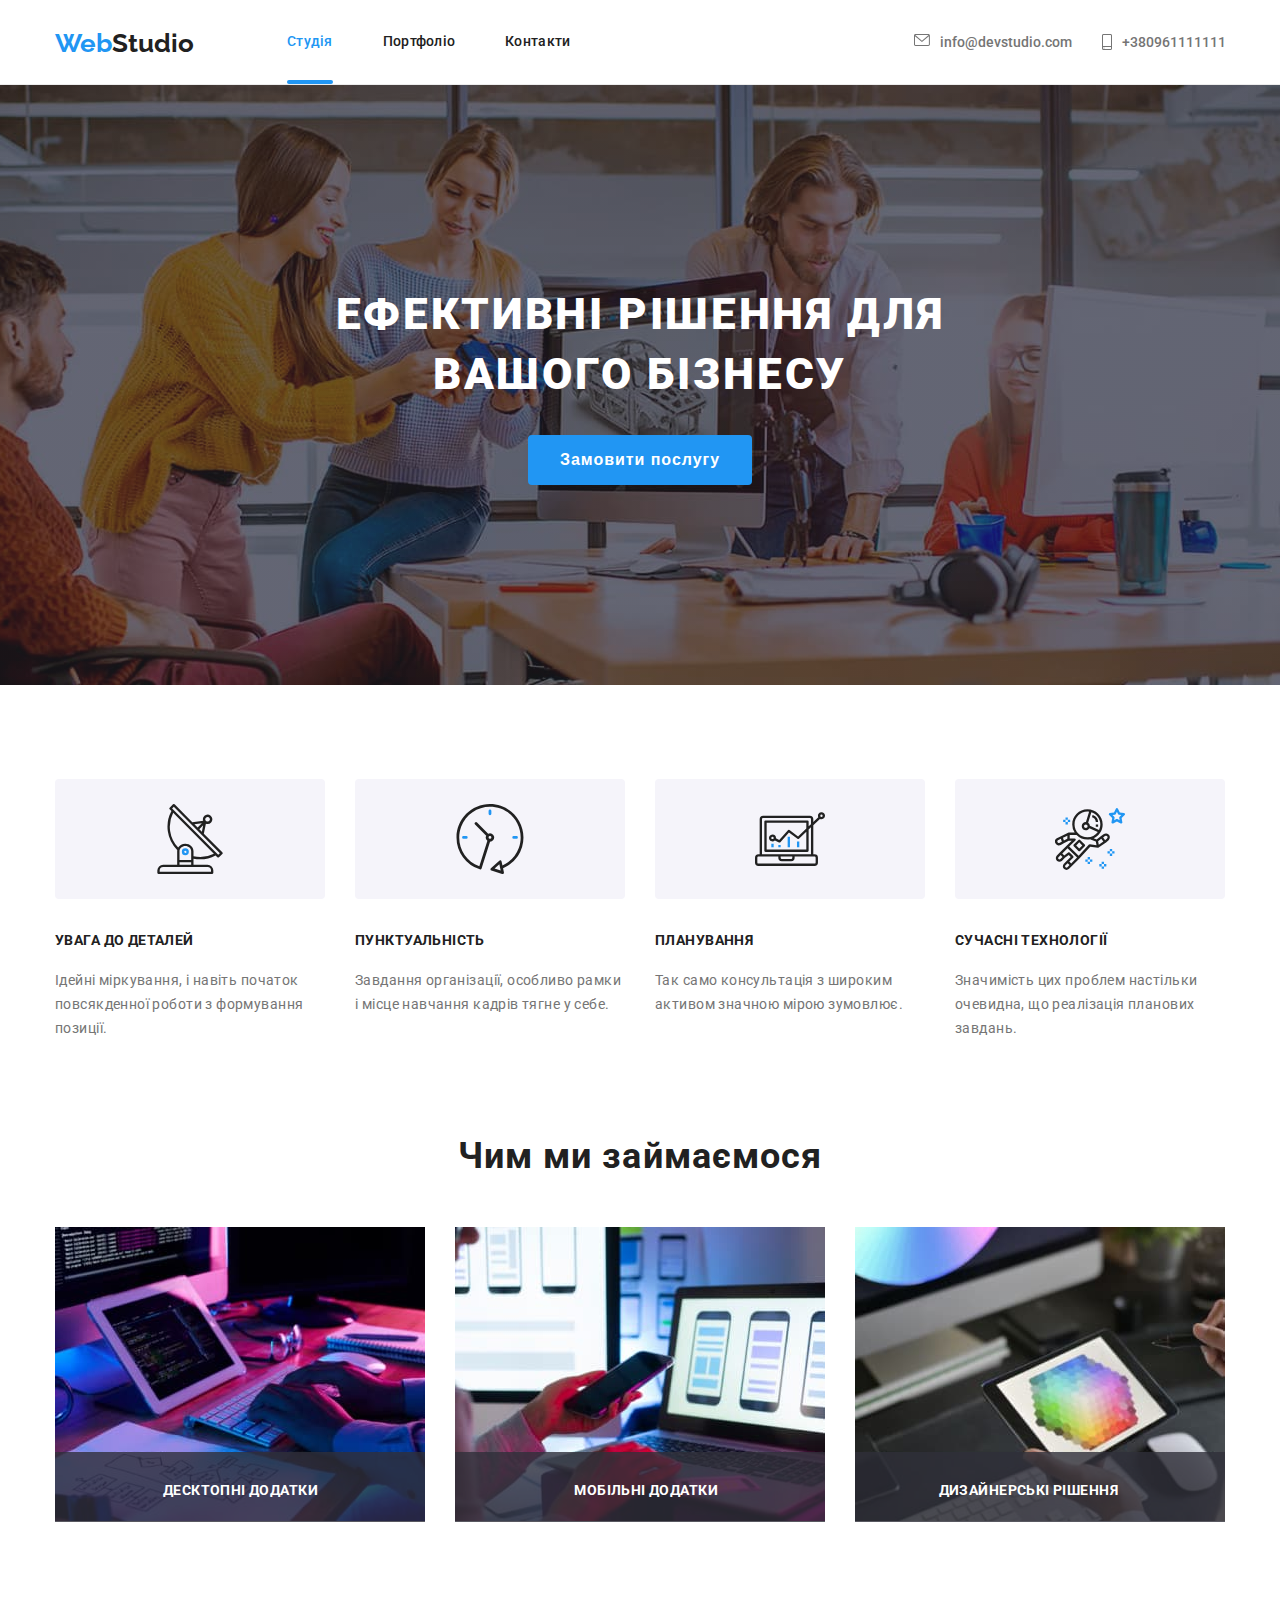
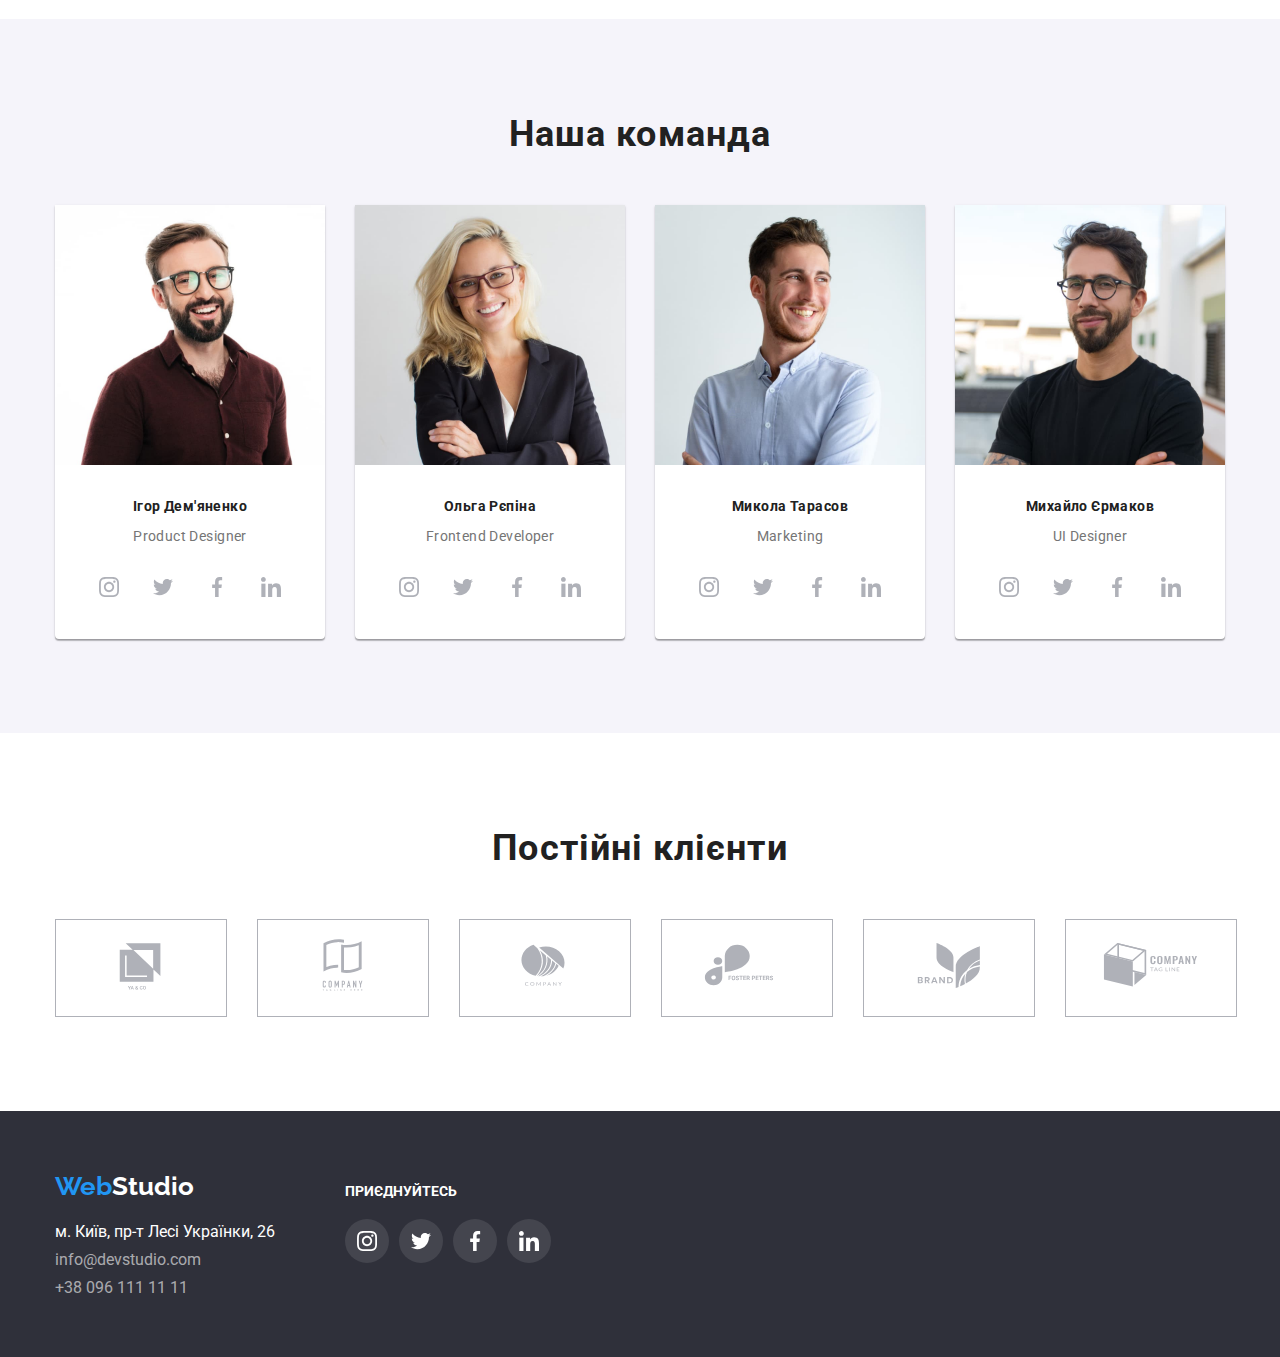
<file: index.html>
<!DOCTYPE html>
<html lang="en">
<head>
    <meta charset="UTF-8">
    <meta http-equiv="X-UA-Compatible" content="IE=edge">
    <meta name="viewport" content="width=device-width, initial-scale=1.0">
    <title>WebStudio</title>
    <link rel="preconnect" href="https://fonts.googleapis.com">
<link rel="preconnect" href="https://fonts.gstatic.com" crossorigin>
<link href="https://fonts.googleapis.com/css2?family=Raleway:wght@700&family=Roboto:wght@400;500;700;900&display=swap" rel="stylesheet">
<link rel="stlesheet" href="https://cdnjs.cloudflare.com/ajax/libs/modern-normalize/1.1.0/modern-normalize.min.css">
    <link rel="stylesheet" href="./css/styles.css">
</head>
<body>
    <header class="header header-line">
        <div class="container">       
             <!--Логотип-->
<div class="nav">            <a lang="en" href="./index.html" class="header-logo link"><span class="logo-span">Web</span>Studio</a>
    <nav>
        <ul class="header-list list site-nav">
            <li class="item current"><a href="" class="header-link link current">Студія</a></li>
            <li class="item"><a href="./portfolio.html" class="header-link link">Портфоліо</a></li>
            <li class="item"><a href="" class="header-link link">Контакти</a></li>
        </ul>
    </nav>
        <ul class="header-list list auth">
            <li class="item">
                <a href="mailto:info@devstudio.com" class="contact link"> 
                <svg class="icon-envelope" width="16" height="12"> 
                    <use href="./images/symbol-defs.svg#icon-envelope"></use> 
                </svg>info@devstudio.com</a></li>
            <li class="item"><a href="tel:+380961111111" class="contact link"> <svg class="icon-smartphone" width="10" height="16"> <use href="./images/symbol-defs.svg#icon-smartphone"></use> </svg>+380961111111</a></li>
        </ul></div>
        </div>

</header>
<main>
<!--Секція Герой-->

        <section class="hero">    
            <div class="container hero-wrapper">         
                <h1 class="hero-title">Ефективні рішення для вашого бізнесу</h1>
              <button data-modal-open type="button" class="button-main pointer link">Замовити послугу</button>
                    </div></section>
    
    <!--Секція Особливості-->
    <section class="padding">
<div class="container">        <h2 class="section-title visually-hidden">Особливості</h2>
    <ul class="list">
        <li class="list-item">
            <div class="list-wrapper">
                <svg class="benefits-icon" width="70" height="70"> 
                    <use href="./images/icons.svg#icon-antenna-1"></use> 
                 </svg> 
                <h3 class="text-header">УВАГА ДО ДЕТАЛЕЙ</h3>
                <p class="text">Ідейні міркування, і навіть початок повсякденної роботи з формування позиції.</p>
            </div>
        </li>
        <li class="list-item">
<div class="list-wrapper"> 
    <svg class="benefits-icon" width="70" height="70"> 
        <use href="./images/icons.svg#icon-clock-1"></use> 
     </svg>             
    <h3 class="text-header">ПУНКТУАЛЬНІСТЬ</h3>
<p class="text">Завдання організації, особливо рамки і місце навчання кадрів тягне у себе.</p></div>
        </li>
        <li class="list-item">
<div class="list-wrapper">   
    <svg class="benefits-icon" width="70" height="70"> 
        <use href="./images/icons.svg#icon-diagram-1"></use> 
     </svg>              
    <h3 class="text-header">ПЛАНУВАННЯ</h3>
<p class="text">Так само консультація з широким активом значною мірою зумовлює.</p></div>
        </li>
        <li class="list-item">
<div class="list-wrapper">  
    <svg class="benefits-icon" width="70" height="70"> 
        <use href="./images/icons.svg#icon-astronaut-1"></use> 
     </svg> 
                   <h3 class="text-header">СУЧАСНІ ТЕХНОЛОГІЇ</h3>
<p class="text">Значимість цих проблем настільки очевидна, що реалізація планових завдань.</p></div>
        </li>
    </ul></div>
    </section>
    <!--Секція Чим ми займаємося-->
    <section class="padding padding-top">      
<div class="container">    <h2 class="section-title">Чим ми займаємося</h2>
    <ul class="list wrapper">
        <li class="list-img"><div class="list-thumb"><img src="./images/box1.jpg" alt="десктопні додатки" width="370"><p class="label">десктопні додатки</p></div> </li>
        <li class="list-img"><div class="list-thumb"><img src="./images/box2.jpg" alt="мобільні додатки" width="370"><p class="label">мобільні додатки</p></div></li>
        <li class="list-img"><div class="list-thumb"><img src="./images/box3.jpg" alt="дизайнерські рішення" width="370"><p class="label">дизайнерські рішення</p></div></li>
    </ul></div>
    </section>
    <!--Секція Наша команда-->
   <section class="padding bcg">
<div class="container">    <h2 class="section-title">Наша команда</h2>
    <ul class="list wrapper">
        <li class="list-team"><img src="./images/teamcard1.jpg" alt="Ігор Дем'яненко Product Designer>" width="270"><h3 class="text-header">Ігор Дем'яненко</h3> <p class="text">Product Designer</p> 
<div class="social-container">            
    <ul class="social">
    <li class="social-link">
        <a class="links" href="">
        <svg class="social-icon" width="20" height="20">
            <use href="images/social.svg#icon-instagram"></use>
        </svg>
    </a>
</li>
    <li class="social-link">
        <a class="links" href="">
        <svg class="social-icon" width="20" height="20">
            <use href="images/social.svg#icon-twitter"></use>
        </svg>
    </a>
</li>
    <li class="social-link">
        <a class="links" href="">
        <svg class="social-icon" width="20" height="20">
            <use href="images/social.svg#icon-facebook"></use>
        </svg>
    </a>
</li>
    <li class="social-link">
        <a class="links" href="">
        <svg class="social-icon" width="20" height="20">
            <use href="images/social.svg#icon-linkedin"></use>
        </svg>
    </a>
</li>
</ul>
</div>
    </li>
        <li class="list-team"><img src="./images/teamcard2.jpg" alt="Ольга Рєпіна Frontend Developer>" width="270"><h3 class="text-header">Ольга Рєпіна</h3> <p class="text">Frontend Developer</p> 
            <div class="social-container">            
                <ul class="social">
                    <li class="social-link">
                        <a class="links" href="">
                        <svg class="social-icon" width="20" height="20">
                            <use href="images/social.svg#icon-instagram"></use>
                        </svg>
                    </a>
                </li>
                    <li class="social-link">
                        <a class="links" href="">
                        <svg class="social-icon" width="20" height="20">
                            <use href="images/social.svg#icon-twitter"></use>
                        </svg>
                    </a>
                </li>
                    <li class="social-link">
                        <a class="links" href="">
                        <svg class="social-icon" width="20" height="20">
                            <use href="images/social.svg#icon-facebook"></use>
                        </svg>
                    </a>
                </li>
                    <li class="social-link">
                        <a class="links" href="">
                        <svg class="social-icon" width="20" height="20">
                            <use href="images/social.svg#icon-linkedin"></use>
                        </svg>
                    </a>
                </li>
                </ul>
            </div>
        </li>
        <li class="list-team"><img src="./images/teamcard3.jpg" alt="Микола Тарасов Marketing>" width="270"> <h3 class="text-header">Микола Тарасов</h3> <p class="text">Marketing</p> 
            <div class="social-container">            
                <ul class="social">
                    <li class="social-link">
                        <a class="links" href="">
                        <svg class="social-icon" width="20" height="20">
                            <use href="images/social.svg#icon-instagram"></use>
                        </svg>
                    </a>
                </li>
                    <li class="social-link">
                        <a class="links" href="">
                        <svg class="social-icon" width="20" height="20">
                            <use href="images/social.svg#icon-twitter"></use>
                        </svg>
                    </a>
                </li>
                    <li class="social-link">
                        <a class="links" href="">
                        <svg class="social-icon" width="20" height="20">
                            <use href="images/social.svg#icon-facebook"></use>
                        </svg>
                    </a>
                </li>
                    <li class="social-link">
                        <a class="links" href="">
                        <svg class="social-icon" width="20" height="20">
                            <use href="images/social.svg#icon-linkedin"></use>
                        </svg>
                    </a>
                </li>
                </ul>
            </div>
        </li>
        <li class="list-team"><img src="./images/teamcard4.jpg" alt="Михайло Єрмаков UI Designer>" width="270"> <h3 class="text-header">Михайло Єрмаков</h3> <p class="text">UI Designer</p> 
            <div class="social-container">            
                <ul class="social">
                    <li class="social-link">
                        <a class="links" href="">
                        <svg class="social-icon" width="20" height="20">
                            <use href="images/social.svg#icon-instagram"></use>
                        </svg>
                    </a>
                </li>
                    <li class="social-link">
                        <a class="links" href="">
                        <svg class="social-icon" width="20" height="20">
                            <use href="images/social.svg#icon-twitter"></use>
                        </svg>
                    </a>
                </li>
                    <li class="social-link">
                        <a class="links" href="">
                        <svg class="social-icon" width="20" height="20">
                            <use href="images/social.svg#icon-facebook"></use>
                        </svg>
                    </a>
                </li>
                    <li class="social-link">
                        <a class="links" href="">
                        <svg class="social-icon" width="20" height="20">
                            <use href="images/social.svg#icon-linkedin"></use>
                        </svg>
                    </a>
                </li>
                </ul>
            </div>
        </li>
    </ul>
</div>
       </section>

       <!--Секція Постійні клієнти-->

       <section class="padding">      
        <div class="container">    <h2 class="section-title">Постійні клієнти</h2>
            <ul class="list wrapper client-list">
                <li class="client-item"> <a class="client-link link" href=""> <svg class="client-logo" width="106" height="60"> <use href="./images/symbol-defs.svg#icon-client-1"></use> </svg> </a></li>
                <li class="client-item"> <a class="client-link link" href=""> <svg class="client-logo" width="106" height="60"> <use href="./images/symbol-defs.svg#icon-client-2"></use> </svg> </a></li>
                <li class="client-item"> <a class="client-link link" href=""> <svg class="client-logo" width="106" height="60"> <use href="./images/symbol-defs.svg#icon-client-3"></use> </svg> </a></li>
                <li class="client-item"> <a class="client-link link" href=""> <svg class="client-logo" width="106" height="60"> <use href="./images/symbol-defs.svg#icon-client-4"></use> </svg> </a></li>
                <li class="client-item"> <a class="client-link link" href=""> <svg class="client-logo" width="106" height="60"> <use href="./images/symbol-defs.svg#icon-client-5"></use> </svg> </a></li>
                <li class="client-item"> <a class="client-link link" href=""> <svg class="client-logo" width="106" height="60"> <use href="./images/symbol-defs.svg#icon-client-6"></use> </svg> </a></li>
            </ul>
        </div>
            </section>
</main>
<footer class="footer-style">
    <!--Логотип-->
<div class="footer-general-container container">
    <div class="footer-position">        
    <a lang="en" href="./index.html" class="footer-logo-link link"><span class="logo-span">Web</span>Studio</a>
<address class="adress-position">
    <ul class="list">
        <li><a href="https://goo.gl/maps/7ZnGRg8ZARAcce246" class="footer link" target="_blank" rel="noopener noreferrer">м. Київ, пр-т Лесі Українки, 26</a></li>
        <li class="contact-padding"><a href="mailto:info@devstudio.com" class="footer-contact link ">info@devstudio.com</a></li>
        <li class="contact-padding"><a href="tel:+380961111111" class="footer-contact link">+38 096 111 11 11</a></li>
    </ul>
</address></div>
<div class="footer-position-social">
    <h2 class="visually-hidden">Соціальні мережі</h2>
    <h3 class="footer-title">приєднуйтесь</h3>
    <div class="footer-social-container">
        <ul class="footer-social">
            <li class="footer-social-link"> <a class="social-links" href="">
                <svg class="footer-icon" width="20" height="20">
                    <use href="./images/social.svg#icon-instagram"></use>
                </svg>
            </a>
            </li>
            <li class="footer-social-link"> <a class="social-links" href="">
                <svg class="footer-icon" width="20" height="20">
                    <use href="./images/social.svg#icon-twitter"></use>
                </svg>
            </a>
            </li>
            <li class="footer-social-link"> <a class="social-links" href="">
                <svg class="footer-icon" width="20" height="20">
                    <use href="./images/social.svg#icon-facebook"></use>
                </svg>
            </a>
            </li>
            <li class="footer-social-link"> <a class="social-links" href="">
                <svg class="footer-icon" width="20" height="20">
                    <use href="./images/social.svg#icon-linkedin"></use>
                </svg>
            </a>
            </li>
        </ul>
    </div>

</div>
</div>
</footer>
<!--Модальне вікно-->
<div class="backdrop is-hidden" data-modal>
<div class="modal">
    <button data-modal-close class="btn-close pointer">
        <svg class="close-back" width="18" height="18">
            <use href="./images/social.svg#icon-close-black"></use>
        </svg>
    </button>
</div>
</div>
<script src="./js/modal.js"></script>
</body>
</html>
</file>
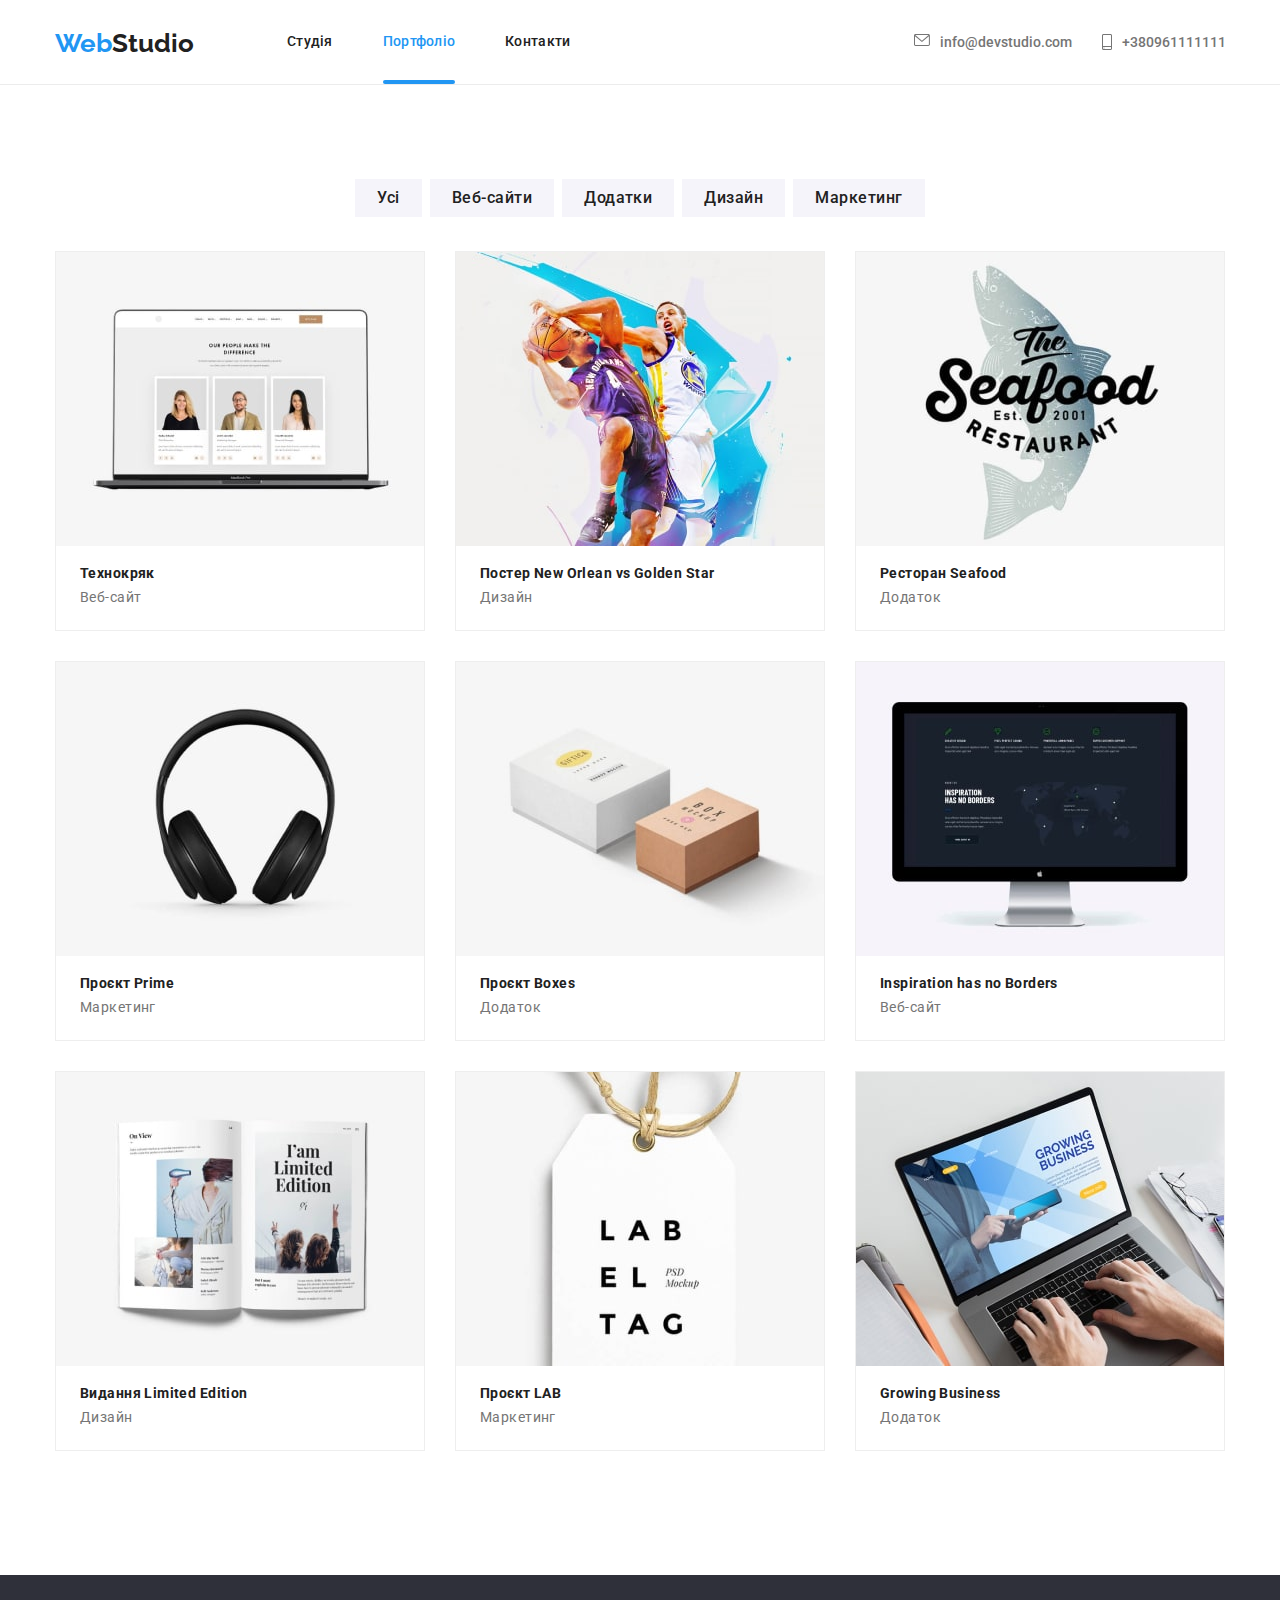
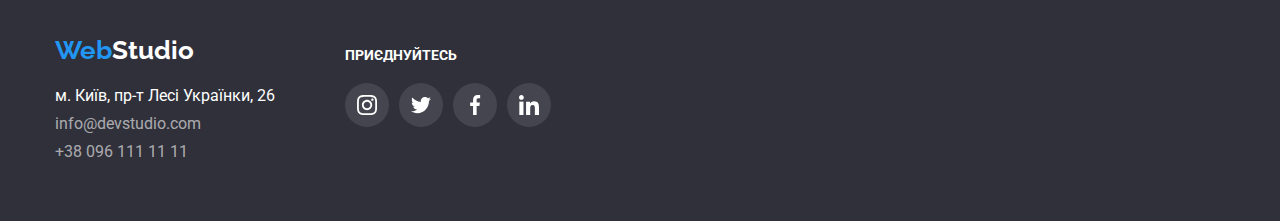
<file: portfolio.html>
<!DOCTYPE html>
<html lang="en">
<head>
    <meta charset="UTF-8">
    <meta http-equiv="X-UA-Compatible" content="IE=edge">
    <meta name="viewport" content="width=device-width, initial-scale=1.0">
    <title>WebStudio: Portfolio</title>
    <link rel="preconnect" href="https://fonts.googleapis.com">
<link rel="preconnect" href="https://fonts.gstatic.com" crossorigin>
<link href="https://fonts.googleapis.com/css2?family=Raleway:wght@700&family=Roboto:wght@400;500;700;900&display=swap" rel="stylesheet">
<link rel="stlesheet" href="https://cdnjs.cloudflare.com/ajax/libs/modern-normalize/1.1.0/modern-normalize.min.css">
    <link rel="stylesheet" href="./css/styles.css">
</head>
<body>
    <header class="header header-line">
        <div class="container">       
             <!--Логотип-->
<div class="nav">            <a lang="en" href="./index.html" class="header-logo link"><span class="logo-span">Web</span>Studio</a>
    <nav>
        <ul class="header-list list site-nav">
            <li class="item"><a href="./index.html" class="header-link link">Студія</a></li>
            <li class="item"><a href="./portfolio.html" class="header-link link current">Портфоліо</a></li>
            <li class="item"><a href="" class="header-link link">Контакти</a></li>
        </ul>
    </nav>
        <ul class="header-list list auth">
            <li class="item">
                <a href="mailto:info@devstudio.com" class="contact link"> 
                <svg class="icon-envelope" width="16" height="12"> 
                    <use href="./images/symbol-defs.svg#icon-envelope"></use> 
                </svg>info@devstudio.com</a></li>
            <li class="item"><a href="tel:+380961111111" class="contact link"> <svg class="icon-smartphone" width="10" height="16"> <use href="./images/symbol-defs.svg#icon-smartphone"></use> </svg>+380961111111</a></li>
        </ul></div>
        </div>

</header>
<main>

    <section class="section padding">
        <div class="container">
            
            <!--Навігація Портфоліо-->
        <nav>
            <ul class="list portfolio-buttons">
                <li class="btn-portfolio"><button type="button" class="btn-nav pointer link">Усі</button></li>
                <li class="btn-portfolio"><button type="button" class="btn-nav pointer link">Веб-сайти</button></li>
                <li class="btn-portfolio"><button type="button" class="btn-nav pointer link">Додатки</button></li>
                <li class="btn-portfolio"><button type="button" class="btn-nav pointer link">Дизайн</button></li>
                <li class="btn-portfolio"><button type="button" class="btn-nav pointer link">Маркетинг</button></li>
            </ul>
        </nav>

          <!--Секція Проекти-->
        <h2 class="section-title visually-hidden">Проекти</h2>   
    <ul class="flex-container">
        <li a class="project-item" href>
            <div class="project-details">
            <img src="./images/portfolio/img-min.jpg" alt="Технокряк" width="370"> 
            <p class="project-overlay-text">Ресурс пропонує комплексні пропозиції з різним рівнем функціоналу та сервісів. Все це дозволить відвідувачу отримати вичерпні відомості про компанію чи приватну особу.</p>
    </div>
    <div class="project-descr">  
        <h3 class="text-header">Технокряк</h3> 
        <p class="text">Веб-сайт</p></div></a></li>
    <li a class="project-item" href>
        <div class="project-details">
            <img src="./images/portfolio/img-1-min.jpg" alt="Постер New Orlean vs Golden Star" width="370"> 
            <p class="project-overlay-text">Ресурс пропонує комплексні пропозиції з різним рівнем функціоналу та сервісів. Все це дозволить відвідувачу отримати вичерпні відомості про компанію чи приватну особу.</p>
            </div>
            <div class="project-descr"><h3 class="text-header">Постер New Orlean vs Golden Star</h3> <p class="text">Дизайн</p></div></a></li>
    <li a class="project-item" href>
        <div class="project-details">
            <img src="./images/portfolio/img-2-min.jpg" alt="Ресторан Seafood" width="370">
            <p class="project-overlay-text">Ресурс пропонує комплексні пропозиції з різним рівнем функціоналу та сервісів. Все це дозволить відвідувачу отримати вичерпні відомості про компанію чи приватну особу.</p>
            </div>
            <div class="project-descr"><h3 class="text-header">Ресторан Seafood</h3> <p class="text">Додаток</p></div></a></li>
    <li a class="project-item" href>
        <div class="project-details">
            <img src="./images/portfolio/img-3-min.jpg" alt="Проєкт Prime" width="370"> 
            <p class="project-overlay-text">Ресурс пропонує комплексні пропозиції з різним рівнем функціоналу та сервісів. Все це дозволить відвідувачу отримати вичерпні відомості про компанію чи приватну особу.</p>
            </div>
            <div class="project-descr"><h3 class="text-header">Проєкт Prime</h3> <p class="text">Маркетинг</p></div></a></li>
    <li a class="project-item" href>
        <div class="project-details">
            <img src="./images/portfolio/img-4-min.jpg" alt="Проєкт Boxes" width="370"> 
            <p class="project-overlay-text">Ресурс пропонує комплексні пропозиції з різним рівнем функціоналу та сервісів. Все це дозволить відвідувачу отримати вичерпні відомості про компанію чи приватну особу.</p>
            </div>
            <div class="project-descr"><h3 class="text-header">Проєкт Boxes</h3> <p class="text">Додаток</p></div></a></li>
    <li a class="project-item" href>
        <div class="project-details">
            <img src="./images/portfolio/img-5-min.jpg" alt="Inspiration has no Borders" width="370">
            <p class="project-overlay-text">Ресурс пропонує комплексні пропозиції з різним рівнем функціоналу та сервісів. Все це дозволить відвідувачу отримати вичерпні відомості про компанію чи приватну особу.</p>
            </div>
            <div class="project-descr"><h3 class="text-header">Inspiration has no Borders</h3> <p class="text">Веб-сайт</p></div></a></li>
    <li a class="project-item" href>
        <div class="project-details">
            <img src="./images/portfolio/img-6-min.jpg" alt="Видання Limited Edition" width="370">
            <p class="project-overlay-text">Ресурс пропонує комплексні пропозиції з різним рівнем функціоналу та сервісів. Все це дозволить відвідувачу отримати вичерпні відомості про компанію чи приватну особу.</p>
            </div>
            <div class="project-descr"><h3 class="text-header">Видання Limited Edition</h3> <p class="text">Дизайн</p></div></a></li>
    <li a class="project-item" href>
        <div class="project-details">
            <img src="./images/portfolio/img-7-min.jpg" alt="Проєкт LAB" width="370">
            <p class="project-overlay-text">Ресурс пропонує комплексні пропозиції з різним рівнем функціоналу та сервісів. Все це дозволить відвідувачу отримати вичерпні відомості про компанію чи приватну особу.</p>
            </div>
            <div class="project-descr"><h3 class="text-header">Проєкт LAB</h3> <p class="text">Маркетинг</p></div></a></li>
    <li a class="project-item" href>
        <div class="project-details">
            <img src="./images/portfolio/img-8-min.jpg" alt="Growing Business" width="370">
            <p class="project-overlay-text">Ресурс пропонує комплексні пропозиції з різним рівнем функціоналу та сервісів. Все це дозволить відвідувачу отримати вичерпні відомості про компанію чи приватну особу.</p>
            </div>
            <div class="project-descr"><h3 class="text-header">Growing Business</h3> <p class="text">Додаток</p></div></a></li>
</ul>
        </div>

    </section>
</main>
<footer class="footer-style">
    <!--Логотип-->
<div class="footer-general-container container">
    <div class="footer-position">        
    <a lang="en" href="./index.html" class="footer-logo-link link"><span class="logo-span">Web</span>Studio</a>
<address class="adress-position">
    <ul class="list">
        <li><a href="https://goo.gl/maps/7ZnGRg8ZARAcce246" class="footer link" target="_blank" rel="noopener noreferrer">м. Київ, пр-т Лесі Українки, 26</a></li>
        <li class="contact-padding"><a href="mailto:info@devstudio.com" class="footer-contact link ">info@devstudio.com</a></li>
        <li class="contact-padding"><a href="tel:+380961111111" class="footer-contact link">+38 096 111 11 11</a></li>
    </ul>
</address></div>
<div class="footer-position-social">
    <h2 class="visually-hidden">Соціальні мережі</h2>
    <h3 class="footer-title">приєднуйтесь</h3>
    <div class="footer-social-container">
        <ul class="footer-social">
            <li class="footer-social-link"> <a class="social-links" href="">
                <svg class="footer-icon" width="20" height="20">
                    <use href="./images/social.svg#icon-instagram"></use>
                </svg>
            </a>
            </li>
            <li class="footer-social-link"> <a class="social-links" href="">
                <svg class="footer-icon" width="20" height="20">
                    <use href="./images/social.svg#icon-twitter"></use>
                </svg>
            </a>
            </li>
            <li class="footer-social-link"> <a class="social-links" href="">
                <svg class="footer-icon" width="20" height="20">
                    <use href="./images/social.svg#icon-facebook"></use>
                </svg>
            </a>
            </li>
            <li class="footer-social-link"> <a class="social-links" href="">
                <svg class="footer-icon" width="20" height="20">
                    <use href="./images/social.svg#icon-linkedin"></use>
                </svg>
            </a>
            </li>
        </ul>
    </div>

</div>
</div>
</footer>
</body>
</html>
</file>
<file: css/styles.css>
:root{
    --primary-text-color: #757575;
    --primary-title-color: #ffffff;
    --secondary-text-color: #212121;
    --accent-color: #2196F3;
    --btn-color: #F5F4FA;
    --client-color: #AFB1B8;
    --transition: 250ms cubic-bezier(0.4, 0, 0.2, 1)
}

h1, h2, h3, h4, h5, h6, ul, p {
margin: 0;
}

*,
*::before,
*::after {
  box-sizing: border-box;
}

ul{
    padding-left: 0;
    list-style: none;
}

.flex-container{
    display: flex;
    flex-wrap: wrap;
    width: 1200px;
}

.container{
    width: 1200px;
    padding-left: 15px;
    padding-right: 15px;
    margin-left: auto;
    margin-right: auto;
}

.portfolio-buttons{
    justify-content: center;
    margin-bottom: 34px;

}

.portfolio-buttons .btn-portfolio + .btn-portfolio{
    margin-left: 8px;
}



.project-item{
    width: 370px;
    margin-right: 30px;
    margin-bottom: 30px;
    background: #FFFFFF;
border: 1px solid #EEEEEE;
}

.project-details{
    position: relative;
    overflow: hidden;
}

.project-details img{
    display: block;
}

.project-overlay-text{
    position: absolute;
    top: 0;
    left: 0;
    height: 100%;

    font-size: 18px;
line-height: 1.56;
letter-spacing: 0.03em;
background: rgba(33, 150, 243, 0.9);
color: var(--primary-title-color);
padding: 63px 24px;
transform: translateY(100%);
transition: transform 250ms;
}

.project-descr .text{
    margin-top: 4px;
    margin-bottom: 20px;
}

.project-item:hover .project-overlay-text{
    transform: translateY(0%);
}


.project-descr{
    padding-top: 20px;
    padding-left: 24px;
}
.project-item:nth-child(3) {
    margin-right: 0px;
}

/* *{
    outline: 1px solid red;
} */

body {
    font-family: 'Roboto', sans-serif;
    font-weight: 400;
    color: var(--primary-text-color);
    margin: 0;
}

.list{
    list-style: none;
}

.link{
    text-decoration: none;
    display: flex;
    cursor: pointer;
    transition: var(--transition);
}

.link:hover,
.link:focus{    
    color: var(--accent-color);
    

}
.project-item{
    transition: var(--transition);
}
.project-item:hover,
.project-item:focus{
    background: #FFFFFF;
    border: 1px solid #EEEEEE;
    box-shadow: 0px 1px 1px rgba(0, 0, 0, 0.12), 0px 4px 4px rgba(0, 0, 0, 0.06), 1px 4px 6px rgba(0, 0, 0, 0.16);
    cursor: pointer;
}

.header-logo{
    color: var(--secondary-text-color);
    font-family: 'Raleway', sans-serif;
font-weight: 700;
font-size: 26px;
line-height: 1.19;
display: inline-block;
padding-top: 28px;
padding-bottom: 24px;
}

.header{
    text-align: center;
}


.item{
    display: block;
    position: relative;

    padding-top: 34px;
    padding-bottom: 34px;
    text-align: center;
}

.site-nav .current{
    color: var(--accent-color);
}

.item .current:after{
    content: "";
position: absolute;
bottom: 0%;
    display: block;
    width: 100%;
    height: 4px;
    border-radius: 2px;
    background-color: var(--accent-color);
}
.nav{

    display: flex;

}

.site-nav {
    display: flex;
    align-items: center;
    margin-left: 93px;
}



.site-nav .item + .item{    
    margin-left: 50px;
}

.auth{
    display: flex;
    margin-left: 344px;
}

.auth .item + .item{
    margin-left: 30px;
}

.logo-span{
    color: var(--accent-color);
}

.header-link{
    color: var(--secondary-text-color);
    font-size: 14px;
    font-weight: 500;
    line-height: 1.14;
    letter-spacing: 0.02em;
}


.contact{
    color: var(--primary-text-color);
    font-weight: 500;
    font-size: 14px;
line-height: 16px;
}

.icon-smartphone, 
.icon-envelope {
    margin-right: 10px;
    fill: currentColor;
}

/*Секція Герой*/

.hero{
    background-color: #2F303A;
    padding-top: 200px;
    padding-bottom: 200px;
    text-align: center;

    max-width: 1600px;
    height: 600px;
    background-image: linear-gradient(to right, rgba(47, 48, 58, 0.4), rgba(47, 48, 58, 0.4)), url("../images/hero-bcg.jpg");
    margin-left: auto;
    margin-right: auto;
    background-position: center;
    background-size: cover;
}


.hero-wrapper{
    text-align: center;
    width: 696px;
    display: inline-block;
    margin: auto;
}



.hero-title{
    font-weight: 900;
font-size: 44px;
line-height: 1.36;
text-align: center;
letter-spacing: 0.06em;
text-transform: uppercase;
color: var(--primary-title-color)

}



.button-main{
    font-weight: 700;
font-size: 16px;
line-height: 1.88;
text-align: center;
letter-spacing: 0.06em;
color: var(--primary-title-color);
background-color: var(--accent-color);
padding: 10px 32px;
display: inline-block;
margin-top: 30px;
border: none;

border-radius: 4px;

transition: var(--transition);
}



.pointer {
    cursor: pointer;
  }

  .button:hover,
  .button:focus{
color: #188CE8;
  }

/*Секція Особливості*/

.padding{
    padding-top: 94px;
    padding-bottom: 94px;
}
.section-title{
    font-weight: 700;
font-size: 36px;
line-height: 1.17;
text-align: center;
letter-spacing: 0.03em;
color: var(--secondary-text-color);
}

.visually-hidden {
    position: absolute;
    white-space: nowrap;
    width: 1px;
    height: 1px;
    overflow: hidden;
    border: 0;
    padding: 0;
    clip: rect(0 0 0 0);
    clip-path: inset(50%);
    margin: -1px;
  }

  .benefits-icon{
    width: 270px;
    height: 120px;
    padding: 25px 100px;
    margin-bottom: 30px;
    background-color: var(--btn-color);
    border-radius: 4px;
    fill: currentColor;
  }

  .list-wrapper{
    display: inline-block;
    width: 270px;
  }
.list{
    display: flex;
}

.list .list-item + .list-item{
    margin-left: 30px;
}
.text-header{
    font-weight: 700;
font-size: 14px;
line-height: 1.14;
letter-spacing: 0.03em;
color: var(--secondary-text-color);
}

.text{
font-size: 14px;
line-height: 1.71;
letter-spacing: 0.03em;
margin-top: 20px;
}

/*Секція Чим ми займаємося*/


.wrapper{
    margin-top: 50px;
    display: flex;
}




.list-img,
.list-team {
    margin-right: 30px;
    margin-bottom: 0;
}



.list-thumb{
    position: relative;
    display: block;
    margin: 0;

}

.label{
    position: absolute;
    bottom: 27px;
    right: 107px;
    z-index: 2;

    color: #FFFFFF;
    font-weight: 700;
    font-size: 14px;
    line-height: 16px;
    text-align: center;
    letter-spacing: 0.03em;
    text-transform: uppercase;
}

.list-thumb::after{
    content: "";
    display: inline-block;
    position: absolute;
    z-index: 1;
    bottom: 1%;
    right: 0;
    width: 100%;
    height: 70px;
    background-color: rgba(47, 48, 58, 0.8);
    opacity: 1;
}

/*Секція Наша команда*/

.bcg{
    background-color: #F5F4FA;
}

.list-team .text{
    margin-top: 10px;
    text-align: center;
}

.list-team .text-header {
    margin-top: 30px;
    text-align: center;
}

.list-team{
    box-shadow: 0px 1px 3px rgba(0, 0, 0, 0.12), 0px 1px 1px rgba(0, 0, 0, 0.14), 0px 2px 1px rgba(0, 0, 0, 0.2);
border-radius: 0px 0px 4px 4px;
background: #FFFFFF;
}

.footer-logo-link{
    color: var(--primary-title-color);
    font-family: 'Raleway', sans-serif;
font-weight: 700;
font-size: 26px;
line-height: 1.19;
text-decoration: none;
list-style: none;
margin: 0%;
}


.footer{
    color: var(--primary-title-color);
    font-style: normal;
}
.footer-contact{
    color: rgba(255, 255, 255, 0.6);
    font-style: normal;
}

.footer-position{
    padding-top: 60px;
    padding-bottom: 60px;
}

.adress-position{
    padding-top: 20px;
}

.adress-position .list{
    flex-direction: column;
}
.adress {
    display: block;
    flex-direction: column;
}

.contact-padding{
    padding-top: 9px;
}

.footer-style{
    background-color: #2F303A;  
}

.btn-nav{
    color: var(--secondary-text-color);
    background-color: var(--btn-color);
    font-weight: 500;
font-size: 16px;
line-height: 1.62;
text-align: center;
letter-spacing: 0.03em;
border: none;
font-family: 'Roboto';
font-style: normal;
border-radius: 4;

padding: 6px 22px;
transition: var(--transition);


}

.btn-nav:hover,
.btn-nav:focus{
    background: #2196F3;
    color: var(--primary-title-color);
    box-shadow: 0px 3px 1px rgba(0, 0, 0, 0.1), 0px 1px 2px rgba(0, 0, 0, 0.08), 0px 2px 2px rgba(0, 0, 0, 0.12);
    border-radius: 4px;
}


.header-line{
    border-bottom: 1px solid #ECECEC;
    background: #FFFFFF;
}



.padding-top{
    padding-top: 0;
}



.icon-envelope{
    background-size: contain;
}


.client-list{
    display: flex;
}

.client-logo{
    fill: currentColor;
}


.client-link{
    border: 1px solid var(--client-color);
    padding: 16px 32px;
    min-width: 170px;
    color: var(--client-color);

}
.client-link {
    display: block;
    transition: border var(--transition);

}

.client-logo{
    transition: var(--transition);
}

.client-link:hover,
.client-link:focus{
    color: var(--accent-color);
    border: 1px solid var(--accent-color);
}


.client-item:not(:last-child){
    margin-right: 30px;
}

.social{
    display: flex;
    align-items: center;
}


.social-link:not(:last-child){
    margin-right: 10px;
}

.social-icon{
    fill: currentColor;
}

.links{
    color: var(--client-color);
    background-color: #FFFFFF;
    display: flex;
    align-items: center;
    justify-content: center;
    width: 44px;
    height: 44px;
    border-radius: 50%;
    transition: color var(--transition), background-color var(--transition);
}

.links:hover,
.links:focus{
    background-color: var(--accent-color);
    color: #FFFFFF;
}



.social-container{
    display: flex;
    max-width: 206px;
    height: 44px;
margin: 16px 32px 30px 32px;
}

.footer-position-social{
    margin-top: 72px;
    margin-left: 70px;
    height: 80px;
}

.footer-title{
    margin-bottom: 20px;
    color: var(--primary-title-color);
    text-transform: uppercase;
    font-size: 14px;
}

.footer-social-container{
    display: flex;
    height: 44px;
    margin-left: auto;
    margin-right: auto;
}

.footer-social-link:not(:last-child){
    margin-right: 10px;
}

.footer-general-container{
    display: flex;
    padding-top: 0%;
    padding-bottom: 0%;
    align-items: flex-start;

}

.footer-social{
    display: flex;
    padding-left: 0%;
}

.footer-icon{
    fill: currentColor;
}

.social-links{
    color: #FFFFFF;
    background-color: rgba(255, 255, 255, 0.1);
    display: flex;
    align-items: center;
    justify-content: center;
    width: 44px;
    height: 44px;
    border-radius: 50%;
    transition: background-color var(--transition);
}

.social-links:hover,
.social-links:focus{
    background-color: var(--accent-color);
}

/* модальне вікно */

.backdrop{
    position: fixed;
    background-color: rgba(47, 48, 58, 0.8);
    top: 0;
    left: 0;
    width: 100%;
    height: 100%;
}

.backdrop.is-hidden{
    opacity: 0;
    visibility: hidden;
    pointer-events: none;
}

.modal{
    position: absolute;
top: 50%;
left:50%;
transform: translate(-50%, -50%);

width: 528px;
height: 581px;
background-color: #ffffff;
}

.close-back{
    fill: currentColor;
    }

.btn-close{
    margin-left: 490px;
    margin-top: 8px;
    display: block;
    width: 30px;
    height: 30px;
    border-radius: 50%;
    background-color: #FFFFFF;
    border: 1px solid rgba(0, 0, 0, 0.1);
    background-size: contain;
}
</file>
